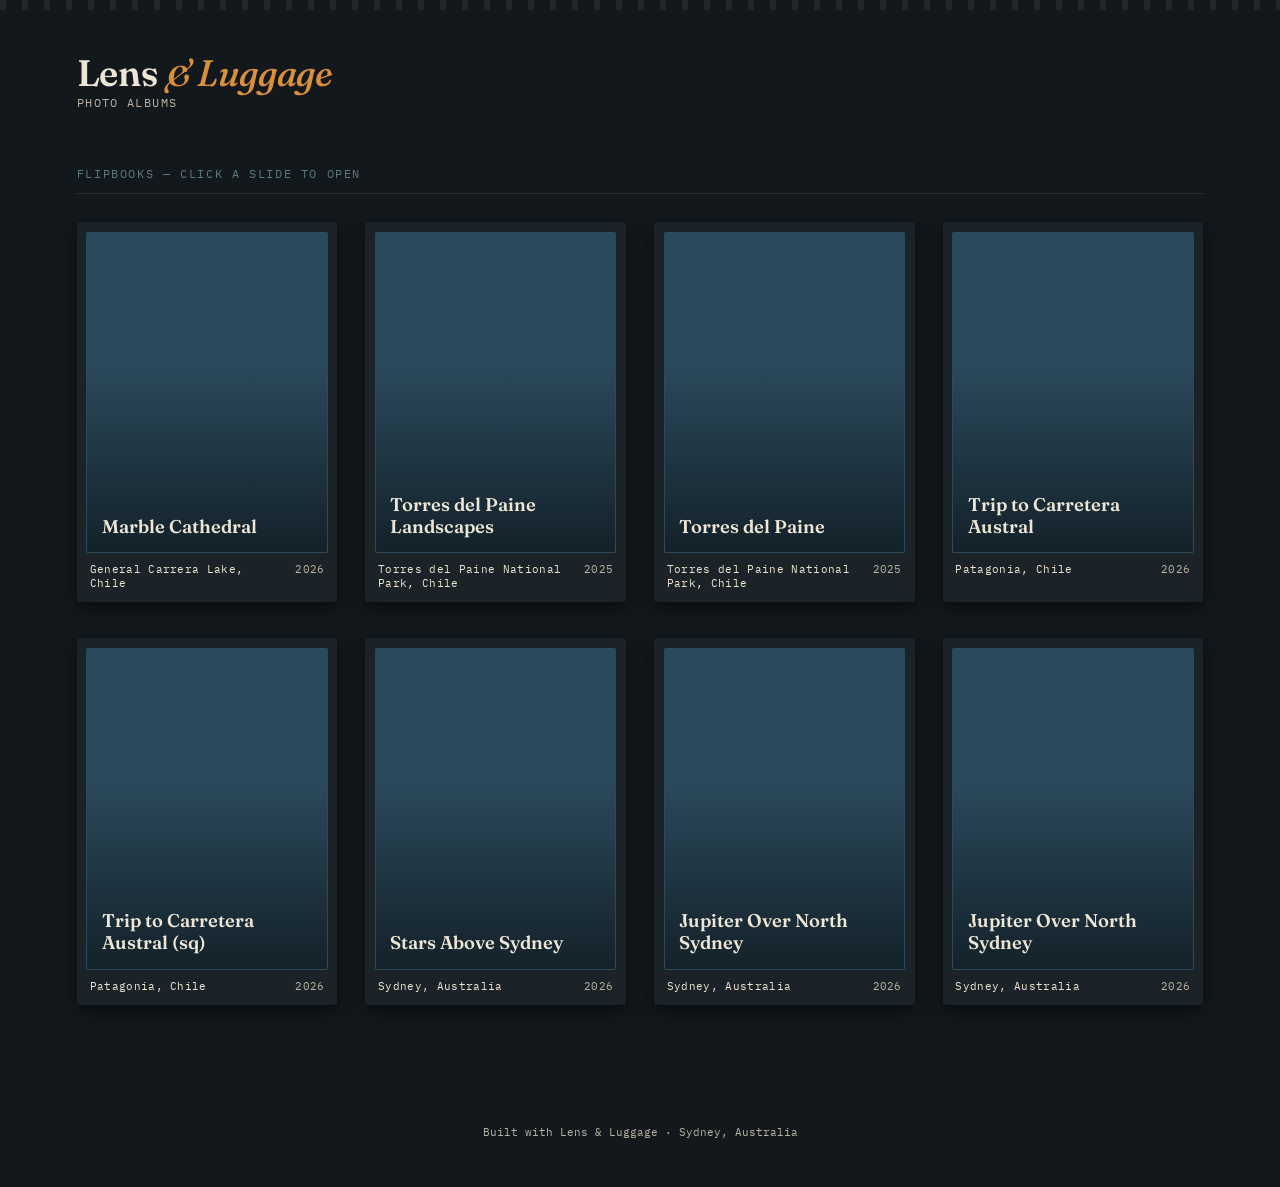
<file: index.html>
<!DOCTYPE html>
<html lang="en">
<head>
<meta charset="UTF-8">
<meta name="viewport" content="width=device-width, initial-scale=1.0">
<title>Lens &amp; Luggage — Flipbooks</title>
<meta name="description" content="Flipbooks Photo Albums.">
<link rel="preconnect" href="https://fonts.googleapis.com">
<link rel="preconnect" href="https://fonts.gstatic.com" crossorigin>
<link href="https://fonts.googleapis.com/css2?family=Fraunces:ital,wght@0,500;0,600;1,500&family=Inter:wght@400;500&family=IBM+Plex+Mono:wght@400;500&display=swap" rel="stylesheet">
<link rel="stylesheet" href="assets/style.css">
</head>
<body>

<div class="sprocket-rule"></div>

<header class="site-header">
  <div>
    <div class="site-title">Lens <span>&amp; Luggage</span></div>
    <div class="site-tagline">Photo albums</div>
  </div>
</header>

<main class="light-table">
  <p class="light-table-label">Flipbooks — click a slide to open</p>
  <div class="book-grid" id="book-grid">
    <p class="empty-state">Loading flipbooks…</p>
  </div>
</main>

<footer class="site-footer">
  Built with Lens &amp; Luggage · Sydney, Australia
</footer>

<script src="assets/main.js"></script>
</body>
</html>
</file>
<file: assets/style.css>
/* ============================================================
   Design tokens
   ============================================================ */
:root {
  --bg: #12181c;
  --bg-raised: #1b2328;
  --paper: #ede6d6;
  --paper-dim: #b9b3a4;
  --accent: #d98f3b;
  --accent-dim: #a06a2a;
  --steel: #5c7a82;
  --rule: rgba(237, 230, 214, 0.12);
  --shadow: rgba(0, 0, 0, 0.5);

  --font-display: 'Fraunces', Georgia, serif;
  --font-body: 'Inter', -apple-system, BlinkMacSystemFont, sans-serif;
  --font-mono: 'IBM Plex Mono', ui-monospace, monospace;
}

* { box-sizing: border-box; }

html, body {
  margin: 0;
  padding: 0;
  background: var(--bg);
  color: var(--paper);
  font-family: var(--font-body);
  min-height: 100vh;
}

a { color: inherit; text-decoration: none; }

/* ============================================================
   Sprocket-hole hairline motif (used sparingly: header/footer only)
   ============================================================ */
.sprocket-rule {
  height: 10px;
  width: 100%;
  background-image: repeating-linear-gradient(
    90deg,
    var(--rule) 0 6px,
    transparent 6px 22px
  );
  opacity: 0.6;
}

/* ============================================================
   Header
   ============================================================ */
.site-header {
  padding: 2.5rem 6vw 1.5rem;
  display: flex;
  align-items: baseline;
  justify-content: space-between;
  flex-wrap: wrap;
  gap: 0.75rem;
}

.site-title {
  font-family: var(--font-display);
  font-optical-sizing: auto;
  font-weight: 600;
  font-size: clamp(1.6rem, 3vw, 2.3rem);
  letter-spacing: -0.01em;
}

.site-title span {
  color: var(--accent);
  font-style: italic;
  font-weight: 500;
}

.site-tagline {
  font-family: var(--font-mono);
  font-size: 0.72rem;
  letter-spacing: 0.12em;
  text-transform: uppercase;
  color: var(--paper-dim);
}

/* ============================================================
   Light table gallery
   ============================================================ */
.light-table {
  padding: 2rem 6vw 6rem;
  max-width: 1400px;
  margin: 0 auto;
}

.light-table-label {
  font-family: var(--font-mono);
  font-size: 0.72rem;
  letter-spacing: 0.14em;
  text-transform: uppercase;
  color: var(--steel);
  margin: 0 0 1.75rem;
  padding-bottom: 0.75rem;
  border-bottom: 1px solid var(--rule);
}

.book-grid {
  display: grid;
  grid-template-columns: repeat(auto-fill, minmax(220px, 1fr));
  gap: 2.25rem 1.75rem;
}

/* Each flipbook rendered as a slide mount on the light table */
.slide-mount {
  display: block;
  background: var(--bg-raised);
  border-radius: 3px;
  padding: 0.6rem;
  transition: transform 0.25s ease, box-shadow 0.25s ease;
  box-shadow: 0 6px 18px var(--shadow);
}

.slide-mount:hover,
.slide-mount:focus-visible {
  transform: translateY(-4px);
  box-shadow: 0 14px 28px var(--shadow);
  outline: none;
}

.slide-mount:focus-visible .slide-window {
  border-color: var(--accent);
}

.slide-window {
  aspect-ratio: 3 / 4;
  border-radius: 2px;
  border: 1px solid transparent;
  display: flex;
  align-items: flex-end;
  padding: 0.9rem;
  position: relative;
  overflow: hidden;
  transition: border-color 0.25s ease;
}

.slide-mount:hover .slide-window {
  border-color: var(--accent-dim);
}

.slide-window::before {
  /* subtle vignette so text stays legible over any tint colour */
  content: '';
  position: absolute;
  inset: 0;
  background: linear-gradient(180deg, transparent 40%, rgba(0,0,0,0.55) 100%);
}

.slide-window-title {
  position: relative;
  font-family: var(--font-display);
  font-size: 1.15rem;
  font-weight: 600;
  color: var(--paper);
  line-height: 1.2;
}

.slide-meta {
  font-family: var(--font-mono);
  font-size: 0.68rem;
  letter-spacing: 0.03em;
  color: var(--paper-dim);
  padding: 0.55rem 0.2rem 0.15rem;
  display: flex;
  justify-content: space-between;
  gap: 0.5rem;
}

.slide-meta .loc { color: var(--paper); }

.empty-state {
  font-family: var(--font-mono);
  font-size: 0.85rem;
  color: var(--paper-dim);
  padding: 2rem 0;
}

/* ============================================================
   Footer
   ============================================================ */
.site-footer {
  padding: 1.5rem 6vw 3rem;
  font-family: var(--font-mono);
  font-size: 0.68rem;
  color: var(--paper-dim);
  text-align: center;
}

/* ============================================================
   Viewer page
   ============================================================ */
html.viewer-html, body.viewer-body {
  height: 100%;
  overflow: hidden;
}

.viewer-page {
  height: 100vh;
  display: flex;
  flex-direction: column;
  overflow: hidden;
}

.viewer-top {
  padding: 1.5rem 6vw 0;
  display: flex;
  justify-content: space-between;
  align-items: baseline;
  flex-wrap: wrap;
  gap: 0.5rem;
}

.back-link {
  font-family: var(--font-mono);
  font-size: 0.75rem;
  color: var(--steel);
  letter-spacing: 0.04em;
}

.back-link:hover { color: var(--accent); }

.viewer-caption {
  text-align: right;
}

.viewer-caption .title {
  font-family: var(--font-display);
  font-size: 1.2rem;
  font-style: italic;
}

.viewer-caption .meta {
  font-family: var(--font-mono);
  font-size: 0.68rem;
  color: var(--paper-dim);
  text-transform: uppercase;
  letter-spacing: 0.08em;
}

.viewer-stage {
  flex: 1 1 auto;
  min-height: 0;
  display: flex;
  align-items: center;
  justify-content: center;
  padding: 1.25rem 4vw;
}

#book-frame {
  position: relative;
  filter: drop-shadow(0 20px 40px var(--shadow));
  max-width: 92vw;
  max-height: 100%;
  overflow: hidden;
  transition: width 0.35s ease;
}

#book-container {
  transition: transform 0.35s ease;
}

/* ============================================================
   Flipbook pages (loadFromHtml mode)
   StPageFlip sizes/positions each .flip-page itself once
   loadFromHtml() takes them over — we just need the page and
   its image to fill whatever box the library gives them.
   ============================================================ */
.flip-page {
  width: 100%;
  height: 100%;
  overflow: hidden;
  background: var(--paper);
}

.flip-page img {
  display: block;
  width: 100%;
  height: 100%;
  object-fit: cover;
}

/* StPageFlip's own shadow layers (.stf__outerShadow / .stf__innerShadow /
   .stf__hardShadow / .stf__hardInnerShadow) only render during the flip
   animation — the library draws no shadow on a static, resting spread
   (confirmed via its docs: drawShadow = "draw shadows ... when page
   flipping"). A simple flat-gradient static gutter was tried and parked
   as unrealistic (looked like a stripe, not a fold) — see project notes
   before attempting another static-shadow approach here. */

.viewer-controls {
  flex: 0 0 auto;
  display: flex;
  justify-content: center;
  align-items: center;
  gap: 1.5rem;
  padding: 0.75rem 0 1.25rem;
  font-family: var(--font-mono);
  font-size: 0.8rem;
}

.viewer-controls button {
  background: none;
  border: 1px solid var(--rule);
  color: var(--paper);
  font-family: var(--font-mono);
  font-size: 0.9rem;
  padding: 0.5rem 0.9rem;
  border-radius: 2px;
  cursor: pointer;
  transition: border-color 0.2s ease, color 0.2s ease;
}

.viewer-controls button:hover:not(:disabled) {
  border-color: var(--accent);
  color: var(--accent);
}

.viewer-controls button:disabled {
  opacity: 0.35;
  cursor: default;
}

#page-indicator { color: var(--paper-dim); min-width: 4.5rem; text-align: center; }

.viewer-loading {
  font-family: var(--font-mono);
  font-size: 0.8rem;
  color: var(--paper-dim);
  text-align: center;
  padding: 3rem 0;
}

/* ============================================================
   Motion & accessibility
   ============================================================ */
@media (prefers-reduced-motion: reduce) {
  .slide-mount, .slide-window { transition: none; }
}

@media (max-width: 640px) {
  .book-grid { grid-template-columns: repeat(auto-fill, minmax(150px, 1fr)); gap: 1.25rem; }
}
</file>
